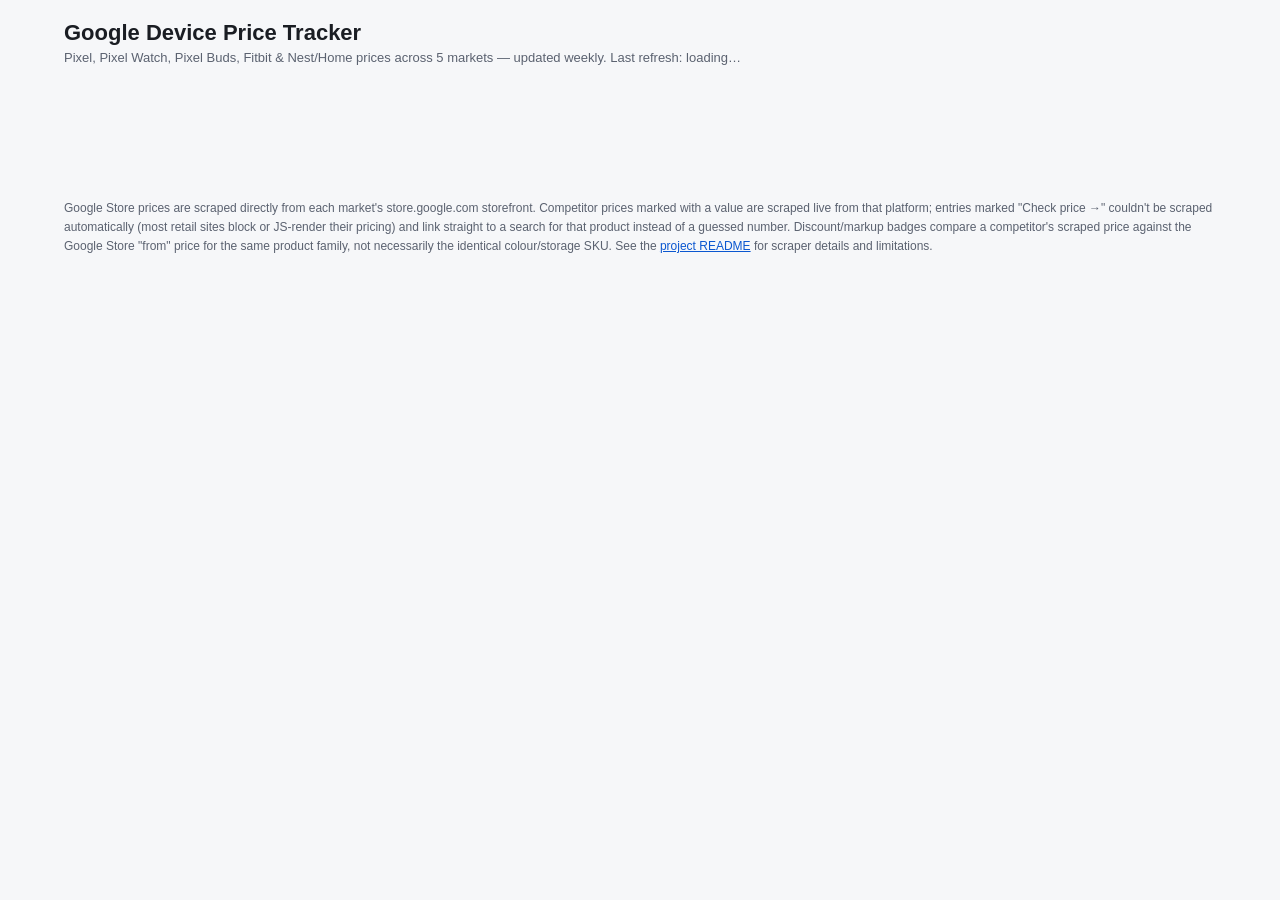
<file: index.html>
<!doctype html>
<html lang="en">
<head>
  <meta charset="utf-8" />
  <meta http-equiv="refresh" content="0; url=site/index.html" />
  <title>Google Device Price Tracker</title>
</head>
<body>
  <p>Redirecting to <a href="site/index.html">the price tracker</a>…</p>
</body>
</html>
</file>
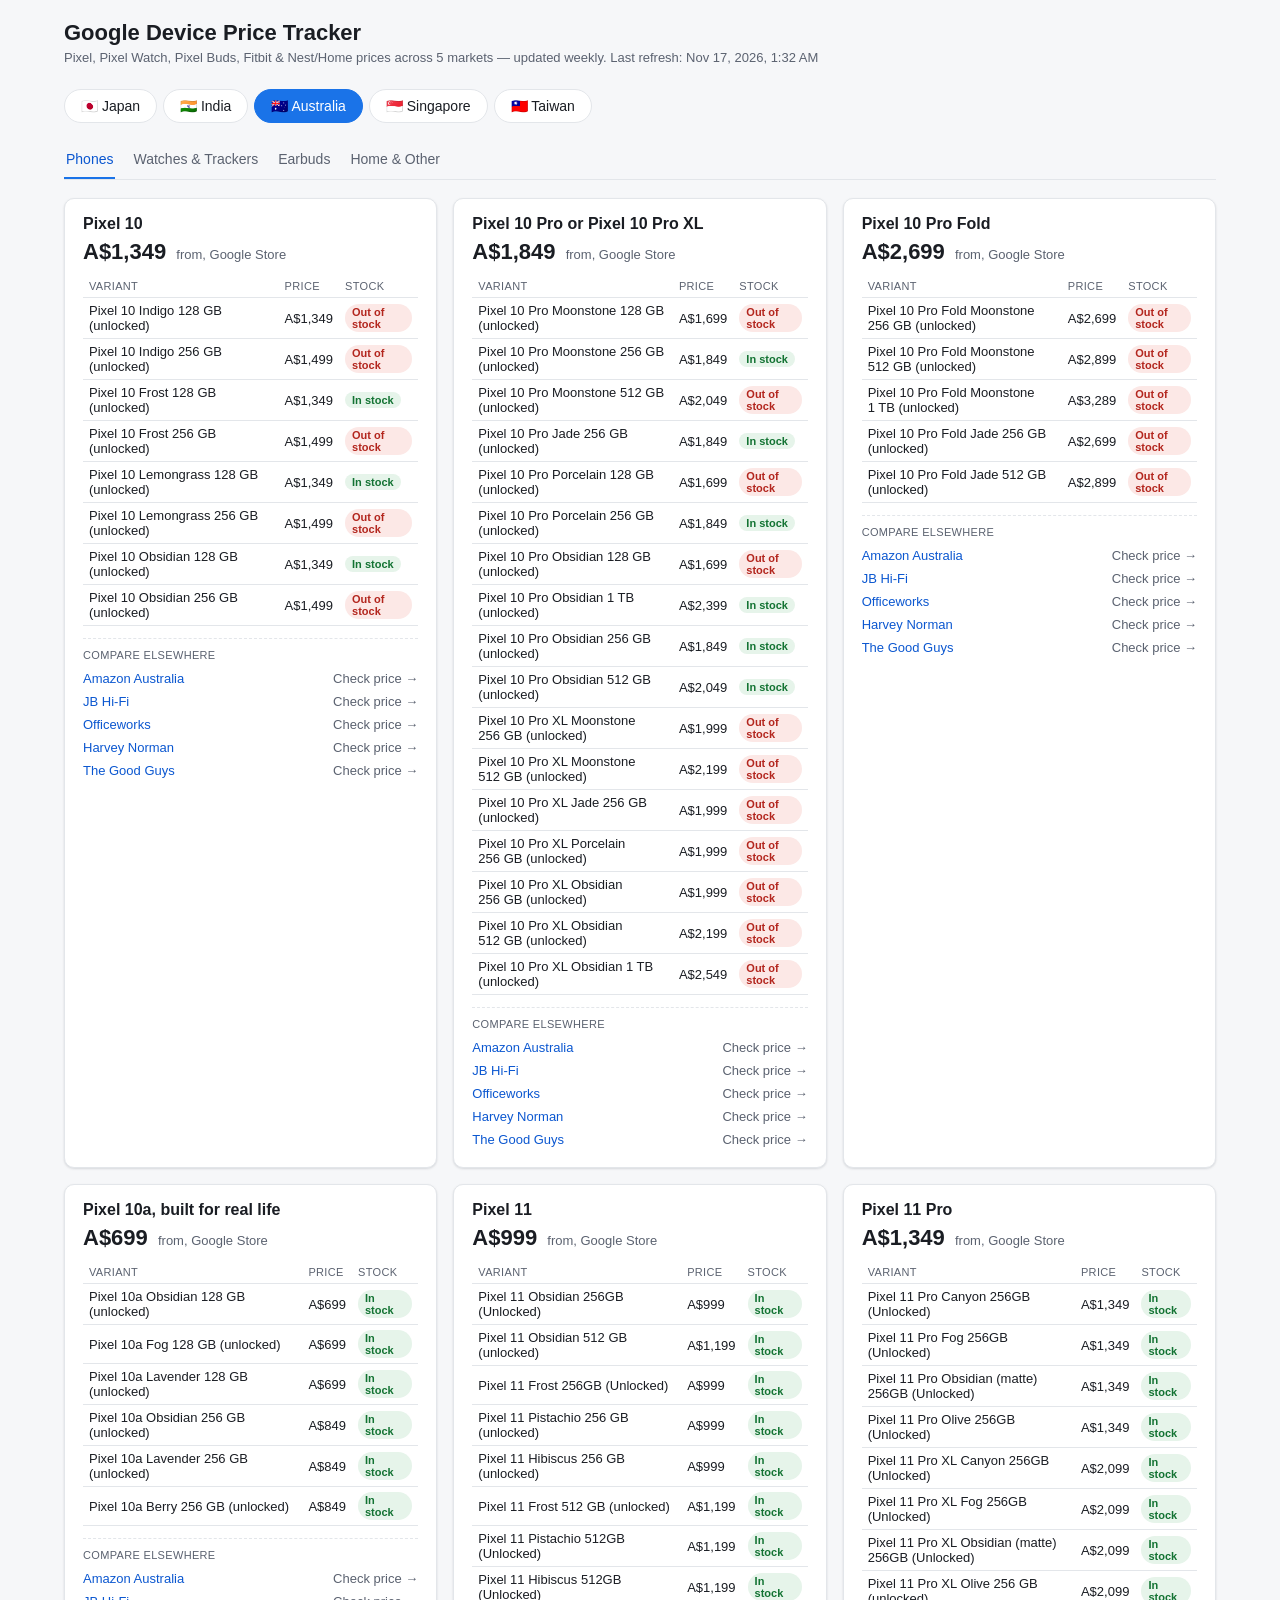
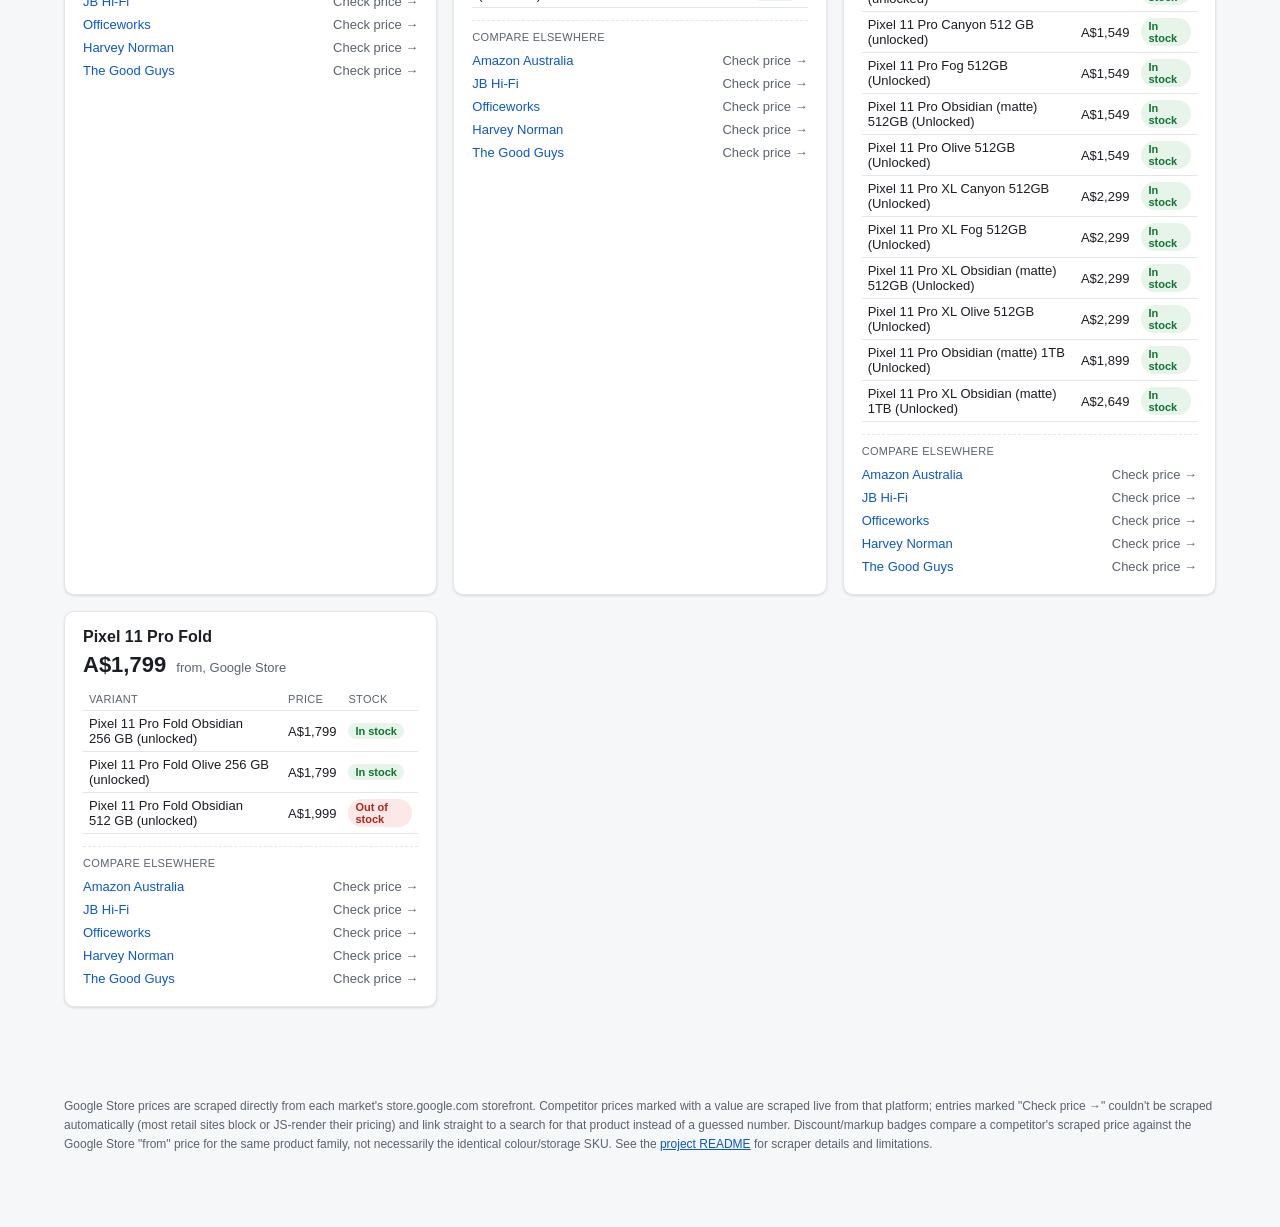
<file: site/index.html>
<!doctype html>
<html lang="en">
<head>
  <meta charset="utf-8" />
  <meta name="viewport" content="width=device-width, initial-scale=1" />
  <title>Google Device Price Tracker</title>
  <link rel="stylesheet" href="styles.css" />
</head>
<body>
  <div class="topbar">
    <h1>Google Device Price Tracker</h1>
    <div class="sub">Pixel, Pixel Watch, Pixel Buds, Fitbit &amp; Nest/Home prices across 5 markets — updated weekly. Last refresh: <span id="generated-at">loading…</span></div>
  </div>
  <nav class="market-nav" id="market-nav"></nav>
  <main id="app-main"></main>

  <div style="max-width:1200px;margin:0 auto;padding:0 24px 60px;">
    <p class="footer-note">
      Google Store prices are scraped directly from each market's store.google.com storefront.
      Competitor prices marked with a value are scraped live from that platform; entries marked
      "Check price →" couldn't be scraped automatically (most retail sites block or JS-render
      their pricing) and link straight to a search for that product instead of a guessed number.
      Discount/markup badges compare a competitor's scraped price against the Google Store "from" price
      for the same product family, not necessarily the identical colour/storage SKU.
      See the <a href="https://github.com/bihimin/google-device-price-tracker" target="_blank" rel="noopener">project README</a> for scraper details and limitations.
    </p>
  </div>

  <script src="app.js"></script>
</body>
</html>
</file>
<file: site/styles.css>
:root {
  --bg: #f6f7f9;
  --panel: #ffffff;
  --text: #1a1d23;
  --muted: #5b6270;
  --border: #e3e6ea;
  --accent: #1a73e8;
  --accent-ink: #0b57d0;
  --good: #137333;
  --good-bg: #e6f4ea;
  --bad: #b3261e;
  --bad-bg: #fce8e6;
  --warn-bg: #fff4e5;
  --warn: #9a5b00;
  --radius: 10px;
  --shadow: 0 1px 2px rgba(16, 24, 40, 0.06), 0 1px 3px rgba(16, 24, 40, 0.08);
}

@media (prefers-color-scheme: dark) {
  :root:not([data-theme="light"]) {
    --bg: #14161a;
    --panel: #1d2026;
    --text: #e8eaed;
    --muted: #9aa0a6;
    --border: #2d3139;
    --accent: #8ab4f8;
    --accent-ink: #aecbfa;
    --good: #81c995;
    --good-bg: #0f2e1b;
    --bad: #f28b82;
    --bad-bg: #3c1513;
    --warn-bg: #3a2e0f;
    --warn: #fdd663;
    --shadow: 0 1px 2px rgba(0, 0, 0, 0.4);
  }
}
:root[data-theme="dark"] {
  --bg: #14161a;
  --panel: #1d2026;
  --text: #e8eaed;
  --muted: #9aa0a6;
  --border: #2d3139;
  --accent: #8ab4f8;
  --accent-ink: #aecbfa;
  --good: #81c995;
  --good-bg: #0f2e1b;
  --bad: #f28b82;
  --bad-bg: #3c1513;
  --warn-bg: #3a2e0f;
  --warn: #fdd663;
  --shadow: 0 1px 2px rgba(0, 0, 0, 0.4);
}

* { box-sizing: border-box; }
body {
  margin: 0;
  background: var(--bg);
  color: var(--text);
  font-family: "Google Sans", Roboto, -apple-system, BlinkMacSystemFont, "Segoe UI", sans-serif;
  -webkit-font-smoothing: antialiased;
}

.topbar {
  padding: 20px 24px 12px;
  max-width: 1200px;
  margin: 0 auto;
}
.topbar h1 {
  font-size: 22px;
  margin: 0 0 4px;
}
.topbar .sub {
  color: var(--muted);
  font-size: 13px;
}

.market-nav {
  display: flex;
  gap: 6px;
  max-width: 1200px;
  margin: 12px auto 0;
  padding: 0 24px;
  flex-wrap: wrap;
}
.market-tab {
  border: 1px solid var(--border);
  background: var(--panel);
  color: var(--text);
  padding: 8px 16px;
  border-radius: 999px;
  font-size: 14px;
  cursor: pointer;
  transition: background 0.15s, color 0.15s, border-color 0.15s;
}
.market-tab:hover { border-color: var(--accent); }
.market-tab.active {
  background: var(--accent);
  border-color: var(--accent);
  color: #fff;
}

main {
  max-width: 1200px;
  margin: 0 auto;
  padding: 20px 24px 60px;
}

.category-nav {
  display: flex;
  gap: 16px;
  margin-bottom: 18px;
  border-bottom: 1px solid var(--border);
}
.category-tab {
  border: none;
  background: none;
  color: var(--muted);
  font-size: 14px;
  padding: 8px 2px 10px;
  cursor: pointer;
  border-bottom: 2px solid transparent;
}
.category-tab.active {
  color: var(--accent-ink);
  border-bottom-color: var(--accent);
  font-weight: 500;
}

.grid {
  display: grid;
  grid-template-columns: repeat(auto-fill, minmax(320px, 1fr));
  gap: 16px;
}

.card {
  background: var(--panel);
  border: 1px solid var(--border);
  border-radius: var(--radius);
  box-shadow: var(--shadow);
  padding: 16px 18px;
}
.card h3 {
  margin: 0 0 2px;
  font-size: 16px;
}
.card .price-from {
  font-size: 22px;
  font-weight: 600;
  margin: 6px 0 10px;
}
.card .price-from .unit { font-size: 13px; color: var(--muted); font-weight: 400; margin-left: 4px; }

.variant-table {
  width: 100%;
  border-collapse: collapse;
  font-size: 13px;
  margin-top: 6px;
}
.variant-table th, .variant-table td {
  text-align: left;
  padding: 5px 6px;
  border-bottom: 1px solid var(--border);
  color: var(--text);
}
.variant-table th {
  color: var(--muted);
  font-weight: 500;
  font-size: 11px;
  text-transform: uppercase;
  letter-spacing: 0.03em;
}
.badge {
  display: inline-block;
  font-size: 11px;
  font-weight: 600;
  padding: 2px 7px;
  border-radius: 999px;
}
.badge.in-stock { background: var(--good-bg); color: var(--good); }
.badge.out-stock { background: var(--bad-bg); color: var(--bad); }
.badge.preorder { background: var(--warn-bg); color: var(--warn); }

.compare-box {
  margin-top: 12px;
  padding-top: 10px;
  border-top: 1px dashed var(--border);
}
.compare-box .label {
  font-size: 11px;
  color: var(--muted);
  text-transform: uppercase;
  letter-spacing: 0.03em;
  margin-bottom: 6px;
}
.offer-row {
  display: flex;
  justify-content: space-between;
  align-items: center;
  font-size: 13px;
  padding: 4px 0;
  gap: 8px;
}
.offer-row a { color: var(--accent-ink); text-decoration: none; }
.offer-row a:hover { text-decoration: underline; }
.offer-price { font-weight: 600; white-space: nowrap; }
.discount-badge {
  background: var(--good-bg);
  color: var(--good);
  font-size: 11px;
  font-weight: 700;
  padding: 1px 6px;
  border-radius: 6px;
  margin-left: 6px;
}
.markup-badge {
  background: var(--bad-bg);
  color: var(--bad);
  font-size: 11px;
  font-weight: 700;
  padding: 1px 6px;
  border-radius: 6px;
  margin-left: 6px;
}

.footer-note {
  color: var(--muted);
  font-size: 12px;
  margin-top: 30px;
  line-height: 1.6;
}
.footer-note a { color: var(--accent-ink); }

.empty-state {
  color: var(--muted);
  font-size: 13px;
  padding: 30px;
  text-align: center;
}
</file>
